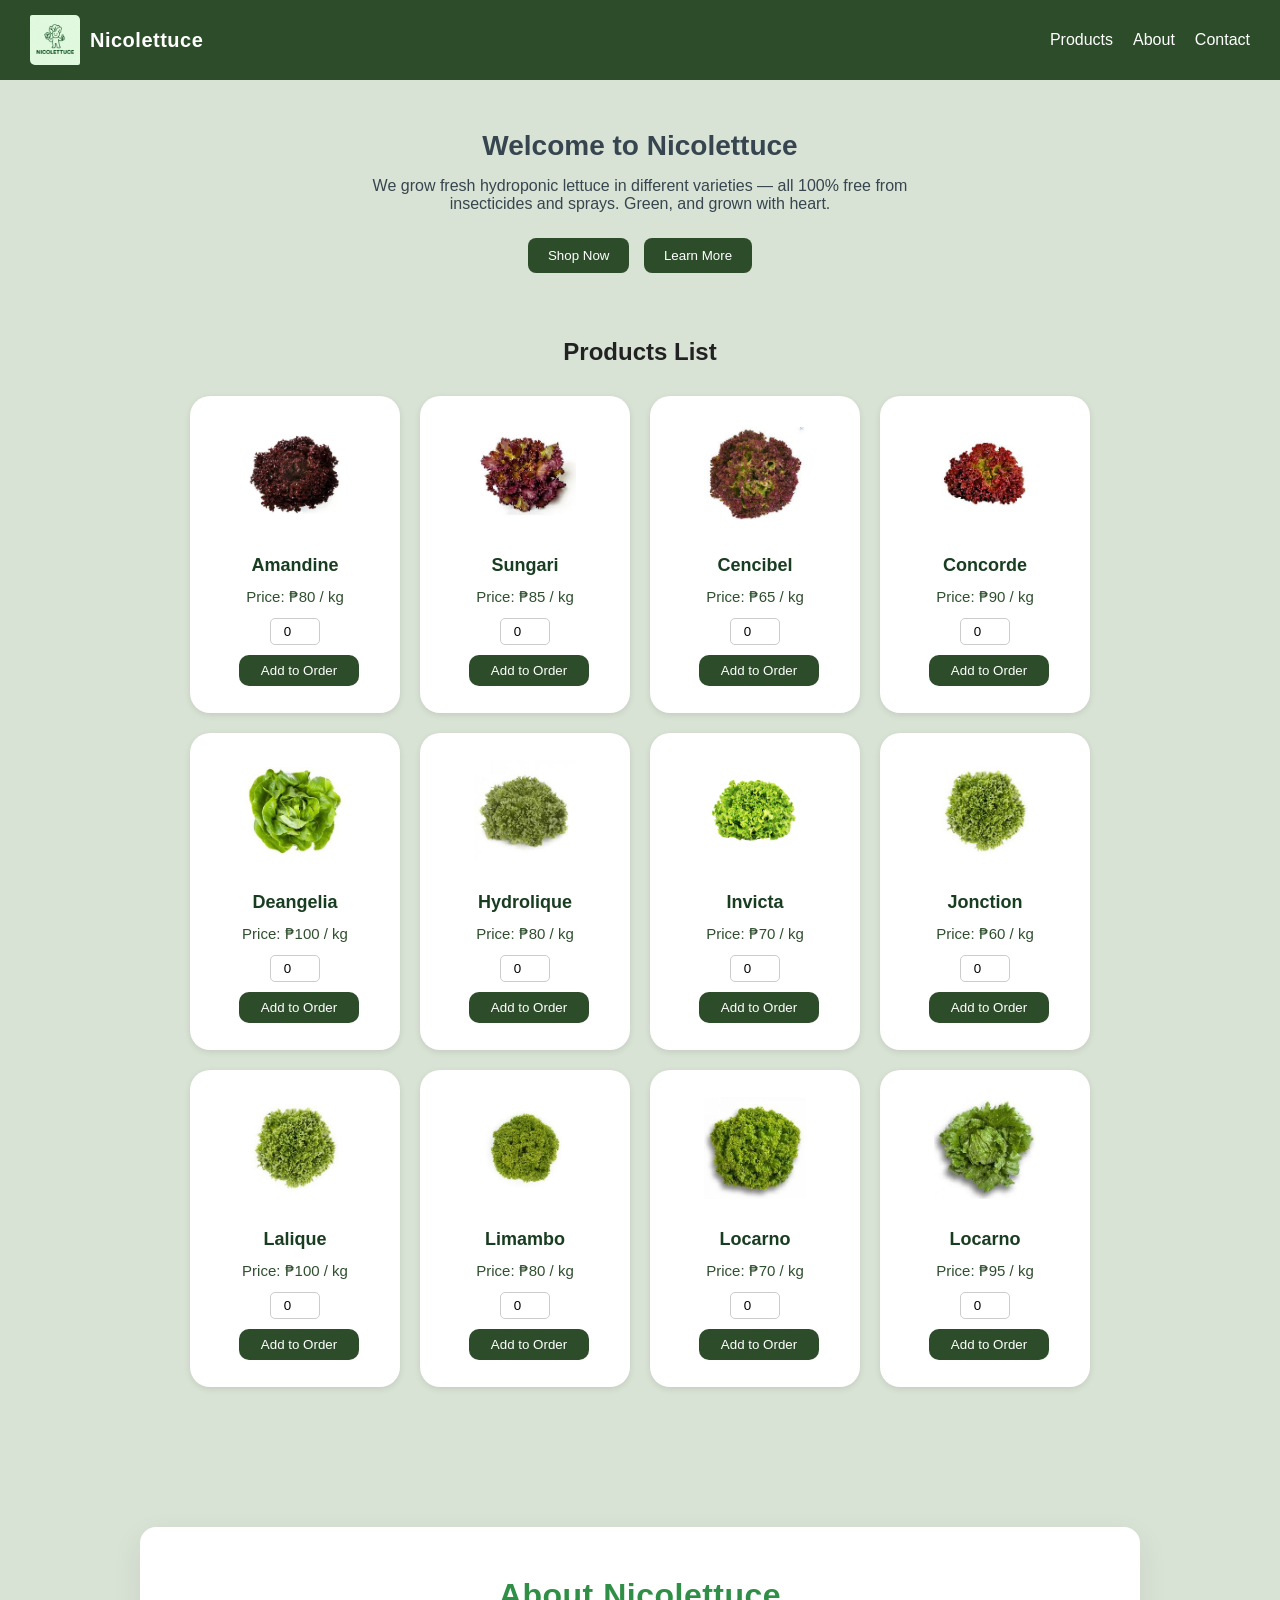
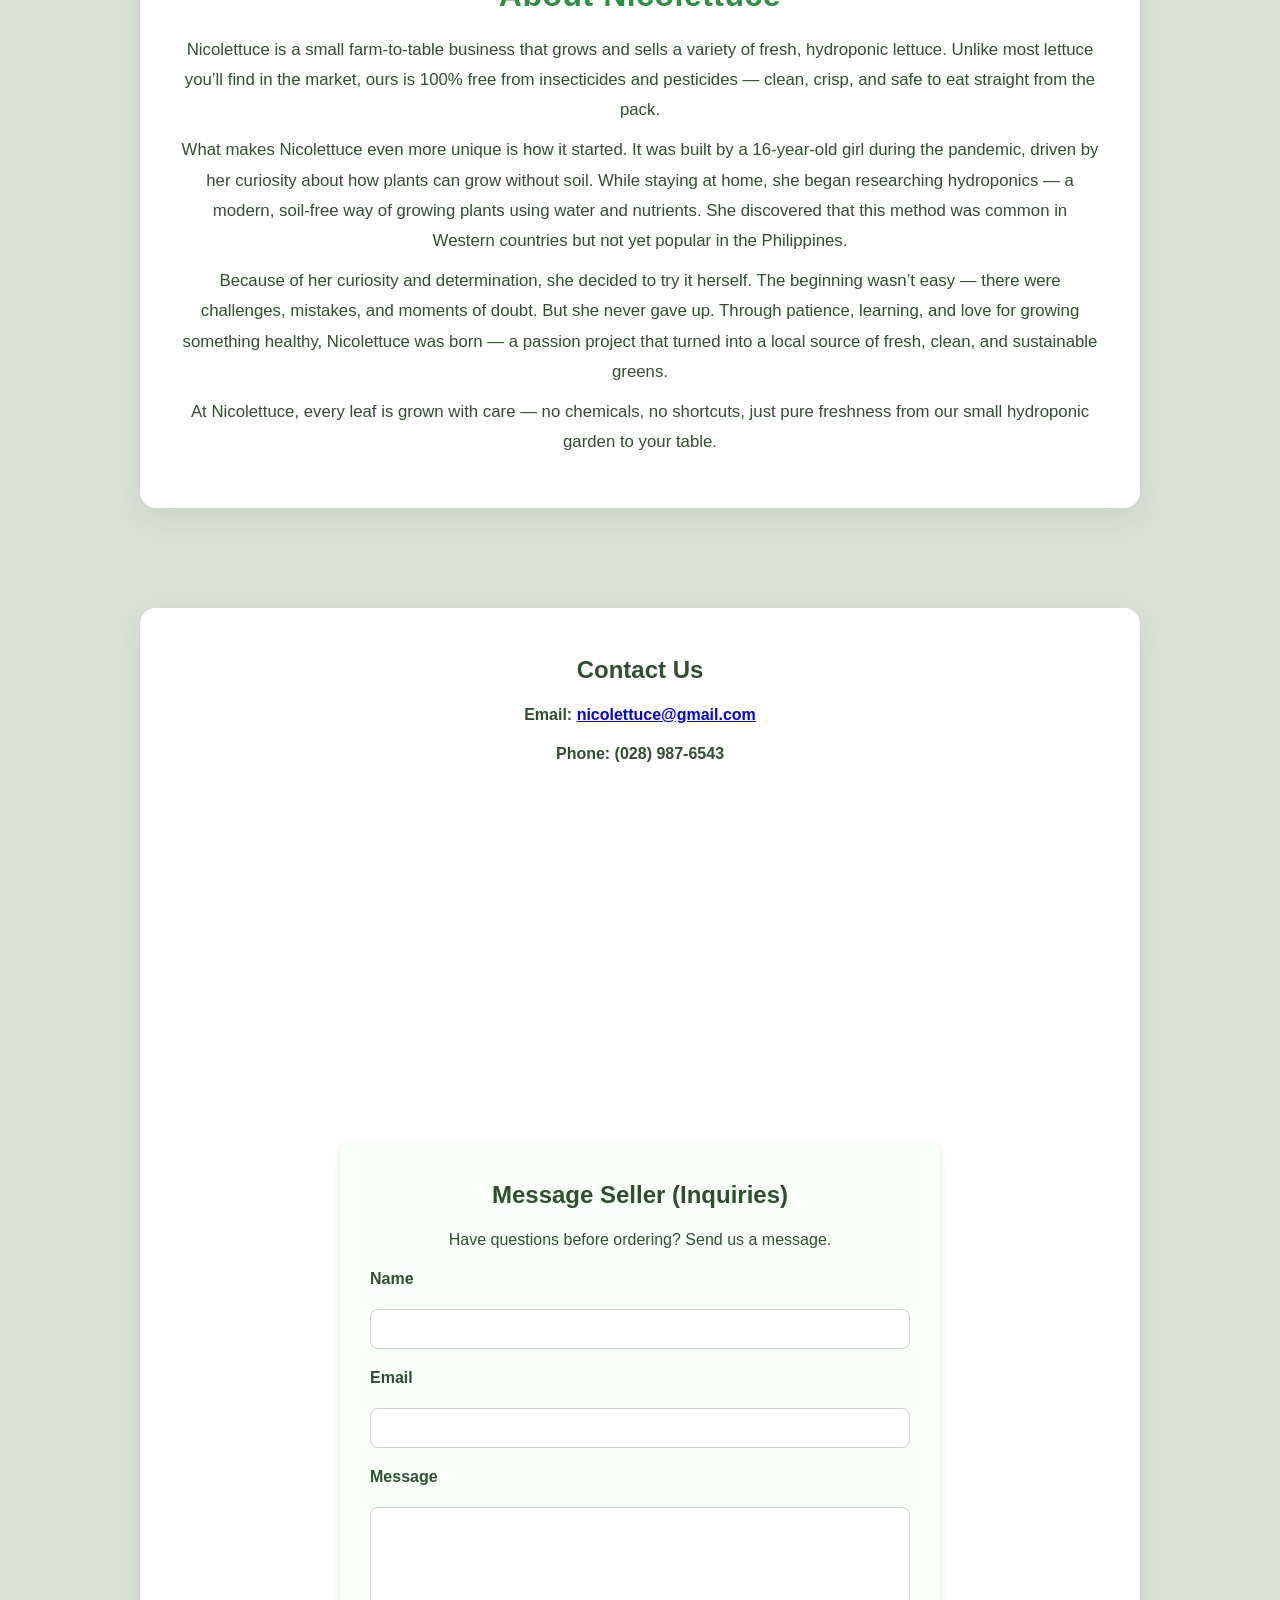
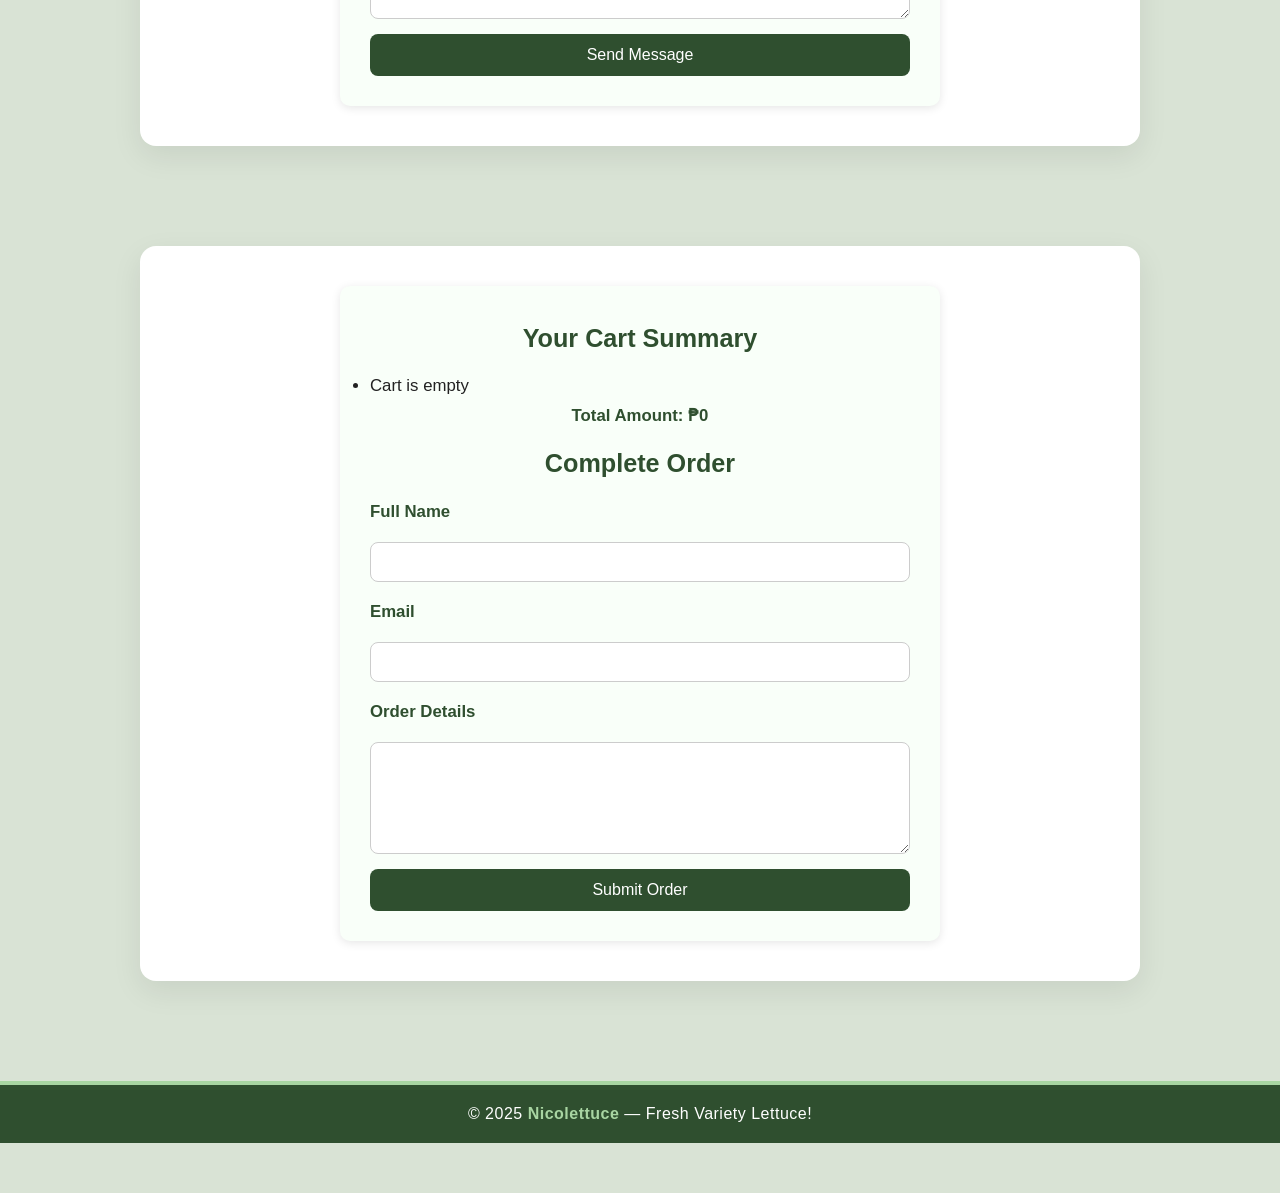
<file: index.html>
<!DOCTYPE html>
<html>
<head>
  <title>Nicolettuce</title>
  <link rel="stylesheet" href="index.css" />
</head>
<body>

<header>
  <div class="logo-container">
    <img src="nicolettuce_logo.png" alt="Nicolettuce Logo" class="logo-img">
    <h1 class="brand-name">Nicolettuce</h1>
  </div>

  <div class="links-container">
    <a href="#products">Products</a>
    <a href="#about">About</a>
    <a href="#contact">Contact</a>
  </div>
</header>

<section class="hero">
  <h2>Welcome to Nicolettuce</h2>
  <p>We grow fresh hydroponic lettuce in different varieties — all 100% free from insecticides and sprays. Green, and grown with heart.</p>
  <div class="hero-buttons">
    <a href="#products"><button>Shop Now</button></a>
    <a href="#about"><button>Learn More</button></a>
  </div>
</section>

<section class="products" id="products">
  <h2>Products List</h2>

  <div class="products-container">
    <div class="product-card">
      <img src="Amandine.png">
      <h3>Amandine</h3>
      <p>Price: ₱80 / kg</p>
      <input type="number" class="qty-input" value="0" min="0" step="0.5" style="width: 50px; margin-bottom: 10px;">
      <button class="add-btn" data-name="Amandine" data-price="80">Add to Order</button>
    </div>

    <div class="product-card">
      <img src="Sungari.png">
      <h3>Sungari</h3>
      <p>Price: ₱85 / kg</p>
      <input type="number" class="qty-input" value="0" min="0" step="0.5" style="width: 50px; margin-bottom: 10px;">
      <button class="add-btn" data-name="Sungari" data-price="85">Add to Order</button>
    </div>

    <div class="product-card">
      <img src="Cencibel.png">
      <h3>Cencibel</h3>
      <p>Price: ₱65 / kg</p>
      <input type="number" class="qty-input" value="0" min="0" step="0.5" style="width: 50px; margin-bottom: 10px;">
      <button class="add-btn" data-name="Cencibel" data-price="65">Add to Order</button>
    </div>

    <div class="product-card">
      <img src="Concorde.png">
      <h3>Concorde</h3>
      <p>Price: ₱90 / kg</p>
      <input type="number" class="qty-input" value="0" min="0" step="0.5" style="width: 50px; margin-bottom: 10px;">
      <button class="add-btn" data-name="Concorde" data-price="90">Add to Order</button>
    </div>

    <div class="product-card">
      <img src="Deangelia.png">
      <h3>Deangelia</h3>
      <p>Price: ₱100 / kg</p>
      <input type="number" class="qty-input" value="0" min="0" step="0.5" style="width: 50px; margin-bottom: 10px;">
      <button class="add-btn" data-name="Deangelia" data-price="100">Add to Order</button>
    </div>

    <div class="product-card">
      <img src="Hydrolique.png">
      <h3>Hydrolique</h3>
      <p>Price: ₱80 / kg</p>
      <input type="number" class="qty-input" value="0" min="0" step="0.5" style="width: 50px; margin-bottom: 10px;">
      <button class="add-btn" data-name="Hydrolique" data-price="80">Add to Order</button>
    </div>

    <div class="product-card">
      <img src="Invicta.png">
      <h3>Invicta</h3>
      <p>Price: ₱70 / kg</p>
      <input type="number" class="qty-input" value="0" min="0" step="0.5" style="width: 50px; margin-bottom: 10px;">
      <button class="add-btn" data-name="Invicta" data-price="70">Add to Order</button>
    </div>

    <div class="product-card">
      <img src="Jonction.png">
      <h3>Jonction</h3>
      <p>Price: ₱60 / kg</p>
      <input type="number" class="qty-input" value="0" min="0" step="0.5" style="width: 50px; margin-bottom: 10px;">
      <button class="add-btn" data-name="Jonction" data-price="60">Add to Order</button>
    </div>

    <div class="product-card">
      <img src="Lalique.png">
      <h3>Lalique</h3>
      <p>Price: ₱100 / kg</p>
      <input type="number" class="qty-input" value="0" min="0" step="0.5" style="width: 50px; margin-bottom: 10px;">
      <button class="add-btn" data-name="Lalique" data-price="100">Add to Order</button>
    </div>

    <div class="product-card">
      <img src="Limambo.png">
      <h3>Limambo</h3>
      <p>Price: ₱80 / kg</p>
      <input type="number" class="qty-input" value="0" min="0" step="0.5" style="width: 50px; margin-bottom: 10px;">
      <button class="add-btn" data-name="Limambo" data-price="80">Add to Order</button>
    </div>

    <div class="product-card">
      <img src="Locarno.png">
      <h3>Locarno</h3>
      <p>Price: ₱70 / kg</p>
      <input type="number" class="qty-input" value="0" min="0" step="0.5" style="width: 50px; margin-bottom: 10px;">
      <button class="add-btn" data-name="Locarno" data-price="70">Add to Order</button>
    </div>

    <div class="product-card">
      <img src="Maximus.png">
      <h3>Locarno</h3>
      <p>Price: ₱95 / kg</p>
      <input type="number" class="qty-input" value="0" min="0" step="0.5" style="width: 50px; margin-bottom: 10px;">
      <button class="add-btn" data-name="Locarno" data-price="95">Add to Order</button>
    </div>
  </div>
</section>

<section class="content" id="about">
  <h1>About Nicolettuce</h1>
  <p>Nicolettuce is a small farm-to-table business that grows and sells a variety of fresh, hydroponic lettuce. Unlike most lettuce you’ll find in the market, ours is 100% free from insecticides and pesticides — clean, crisp, and safe to eat straight from the pack.</p>

  <p>What makes Nicolettuce even more unique is how it started. It was built by a 16-year-old girl during the pandemic, driven by her curiosity about how plants can grow without soil. While staying at home, she began researching hydroponics — a modern, soil-free way of growing plants using water and nutrients. She discovered that this method was common in Western countries but not yet popular in the Philippines.</p>

  <p>Because of her curiosity and determination, she decided to try it herself. The beginning wasn’t easy — there were challenges, mistakes, and moments of doubt. But she never gave up. Through patience, learning, and love for growing something healthy, Nicolettuce was born — a passion project that turned into a local source of fresh, clean, and sustainable greens.</p>

  <p>At Nicolettuce, every leaf is grown with care — no chemicals, no shortcuts, just pure freshness from our small hydroponic garden to your table.</p>
</section>

<section class="contact" id="contact">

  <div class="contact-info">
    <h2>Contact Us</h2>
    <p>Email: <a href="mailto:nicolettuce@gmail.com">nicolettuce@gmail.com</a></p>
    <p>Phone: (028) 987-6543</p>

      <div class="map">
        <iframe 
          src="https://www.google.com/maps?q=Sagkahan+Tacloban+City&output=embed"
          width="600"
          height="300"
          style="border:0;"
          allowfullscreen=""
          loading="lazy">
        </iframe>                  
      </div>
  </div>

  <div class="contact-form-container">
    <h2>Message Seller (Inquiries)</h2>
    <p>Have questions before ordering? Send us a message.</p>

    <form action="https://formsubmit.co/nicolettuce@gmail.com" method="POST" class="contact-form">
      <input type="hidden" name="_captcha" value="false">
      <input type="hidden" name="_subject" value="Customer Inquiry">

      <label>Name</label>
      <input type="text" name="name" required>

      <label>Email</label>
      <input type="email" name="email" required>

      <label>Message</label>
      <textarea name="message" rows="5" required></textarea>

      <button class="btn-submit">Send Message</button>
    </form>
  </div>
</section>


<section class="cart" id="cart">
  <div class="contact-form-container">

    <h2>Your Cart Summary</h2>
    <ul id="cart-list">
      <li>Cart is empty</li>
    </ul>

    <p><strong>Total Amount: ₱<span id="total-price">0</span></strong></p>

    <h2>Complete Order</h2>
    <form action="https://formsubmit.co/nicolettuce@gmail.com" method="POST" class="contact-form">
      <input type="hidden" name="_captcha" value="false">
      <input type="hidden" name="_subject" value="New Lettuce Order">

      <label>Full Name</label>
      <input type="text" name="name" required>

      <label>Email</label>
      <input type="email" name="email" required>

      <label>Order Details</label>
      <textarea id="message" name="message" rows="5" readonly required></textarea>

      <button class="btn-submit">Submit Order</button>
    </form>
  </div>
</section>

<footer class="footer">
    <p>© 2025 <span>Nicolettuce</span> — Fresh Variety Lettuce!</p>
</footer>


<script src="index.js"></script>
</body>
</html>
</file>
<file: index.css>
* {
  margin: 0;
  padding: 0;
  box-sizing: border-box;
  font-family: sans-serif;
}
html {
  scroll-behavior: smooth;
}

body {
  background-color: #d9e3d5;
  color: #222;
  padding-bottom: 50px;
}

header {
  background-color: #2d4d2a;
  color: white;
  padding: 15px 30px;
  display: flex;
  justify-content: space-between;
  position:sticky;
  top: 0;
  z-index: 1000;
}

.logo-container {
  display: flex;
  align-items: center;
  gap: 10px;
}

.logo-img {
  height: 50px;
  width: 50px;
  border-radius: 2px 5px;
}

.brand-name {
  font-size: 20px;
  margin: 0;
  color: #ffffff;
}

.links-container {
  display: flex;
  text-decoration: none;
  gap: 20px;
  align-items: center; 
}

.links-container a {
  color: white;
  text-decoration: none;
  font-weight: 500;
}

.hero {
  text-align: center;
  padding: 50px 20px 20px;
}

.hero h2 {
  font-size: 28px;
  margin-bottom: 15px;
  color: #36454F;
}

.hero p {
  max-width: 600px;
  margin: 0 auto 20px;
  color: #36454F;
}

.hero-buttons button {
  background-color: #2d4d2a;
  color: white;
  border: none;
  padding: 10px 20px;
  margin: 5px;
  border-radius: 8px;
  cursor: pointer;
}

.products {
  padding: 40px 20px;
  text-align: center;
}

.products h2 {
  margin-bottom: 30px;
}

.products-container {
  display: grid;
  grid-template-columns: repeat(auto-fit, minmax(200px, 1fr));
  gap: 20px;
  max-width: 900px;
  max-height: 1000px;
  margin: 0 auto;
  color: #193d21;
}

.product-card {
  background-color: white;
  border-radius: 20px;
  padding: 70px 20px;
  padding-top: 5px;
  text-align: center;
  box-shadow: 0 2px 6px rgba(0,0,0,0.1);
}

.product-card img {
  width: 60%;
  height: 60%;
  margin-bottom: 5px;
  object-fit: contain;
  
}

.product-card h3 {
  font-size: 18px;
  margin-bottom: 12px;
}

.product-card p {
  margin-bottom: 12px;
  font-size: 15px;
}

.product-card button {
  background-color: #2d4d2a;
  color: white;
  border: none;
  margin-bottom: 0%;
  padding: 8px 15px;
  border-radius: 10px;
  cursor: pointer;
}

.add-btn {
    transition: all 0.4s ease;
    min-width: 120px;
    transform: translate(4px);

}

.add-btn:hover{
  animation: rotatex(10deg);
    

}

.qty-input {
    padding: 5px;
    border-radius: 5px;
    border: 1px solid #ccc;
    text-align: center;
}



section.content {
  max-width: 1000px;
  margin: 100px auto;
  padding: 40px;
  background: #ffffff;
  border-radius: 16px;
  box-shadow: 0 10px 30px rgba(0, 0, 0, 0.08);
  line-height: 1.8;
  font-size: 1.05rem;
  text-align: justify;
  text-justify: inter-word;
}

h1 {
  text-align: center;
  color: #2f8f46;
  font-size: 2rem;
  margin-bottom: 10px;
  letter-spacing: 0.5px;
}

p {
  margin-bottom: 20px;
}

section.contact {
  max-width: 1000px;
  margin: 100px auto;
  padding: 40px;
  background: #ffffff;
  border-radius: 16px;
  box-shadow: 0 10px 30px rgba(0, 0, 0, 0.08);
  font-family: 'Poppins', sans-serif;
  line-height: 1.8;
}

.contact-info {
  text-align: center;
  margin-bottom: 40px;
}

.contact-info h2 {
  color: #2f4f2f;
  margin-bottom: 10px;
}

.contact-info P {
  color: #2f4f2f;
  text-decoration: none;
  font-weight: 600;
}

.map iframe {
  width: 100%;
  max-width: 600px;
  height: 300px;
  border-radius: 10px;
  margin-top: 15px;
}

.contact-form-container {
  max-width: 600px;
  margin: 0 auto;
  padding: 30px;
  background-color: #f9fff9;
  border-radius: 10px;
  box-shadow: 0 2px 10px rgba(0, 0, 0, 0.1);
}

.contact-form-container h2, p {
  text-align: center;
  color: #2f4f2f;
  margin-bottom: 10px;
}

.contact-form {
  display: flex;
  flex-direction: column;
  gap: 15px;
}

.contact-form label {
  font-weight: 600;
  color: #2f4f2f;
}

.contact-form input,
.contact-form textarea {
  padding: 10px 12px;
  border: 1px solid #ccc;
  border-radius: 8px;
  font-size: 1rem;
  width: 100%;
  box-sizing: border-box;
}

.btn-submit {
  background-color: #2f4f2f;
  color: #fff;
  border: none;
  padding: 12px;
  border-radius: 8px;
  font-size: 1rem;
  cursor: pointer;
  transition: 0.3s ease;
}
 
.btn-submit:hover {
  background-color: #1e3e1e;
}

section.cart {
  max-width: 1000px;
  margin: 100px auto;
  padding: 40px;
  background: #ffffff;
  border-radius: 16px;
  box-shadow: 0 10px 30px rgba(0, 0, 0, 0.08);
  line-height: 1.8;
  font-size: 1.05rem;
  text-align: justify;
  text-justify: inter-word;
}

.footer {
  background-color: #2f4f2f;          
  color: #ffffff;                  
  text-align: center;
  padding: 20px 10px;
  font-family: 'Poppins', sans-serif; 
  font-size: 1rem;
  border-top: 4px solid #a8d5a2;    
  letter-spacing: 0.5px;
}

.footer span {
  font-weight: 700;                   
  color: #a8d5a2;         
}

.footer p {
  margin: 0;
  color: #ffffff;
}
</file>
